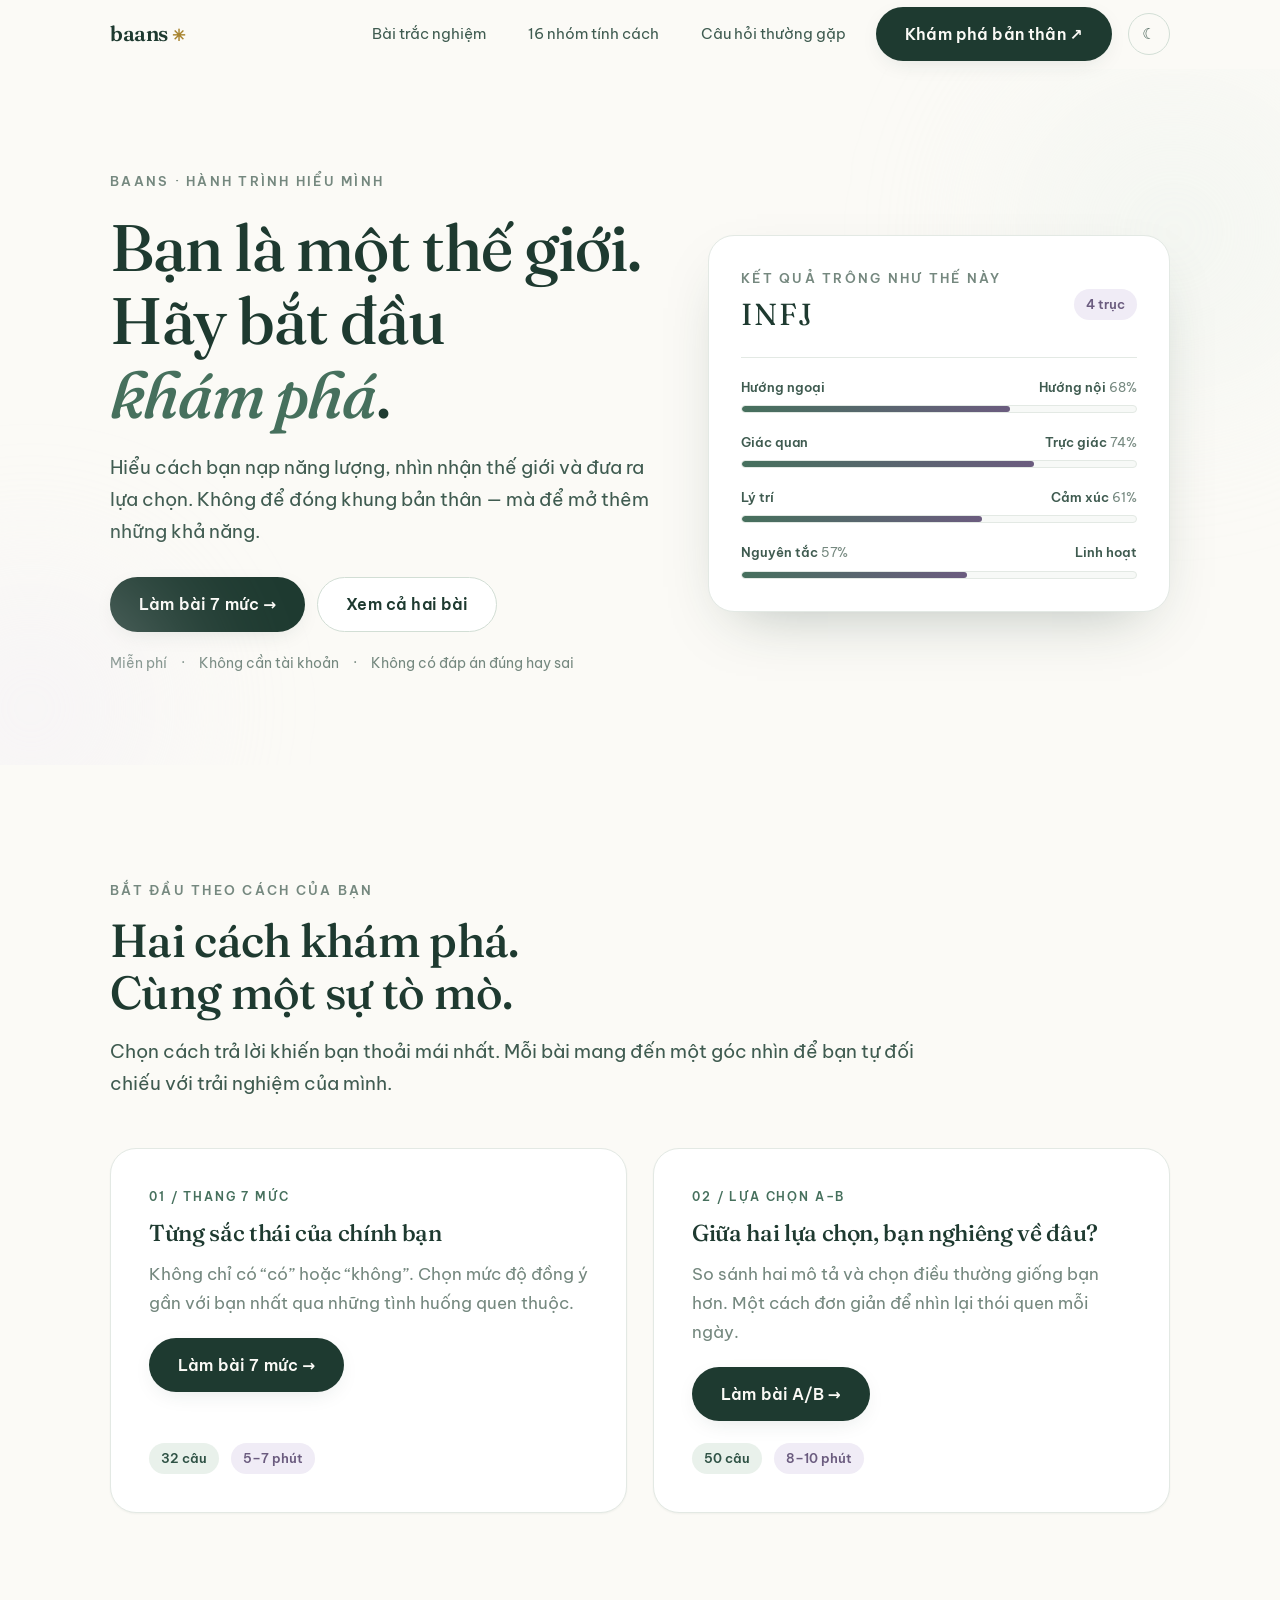
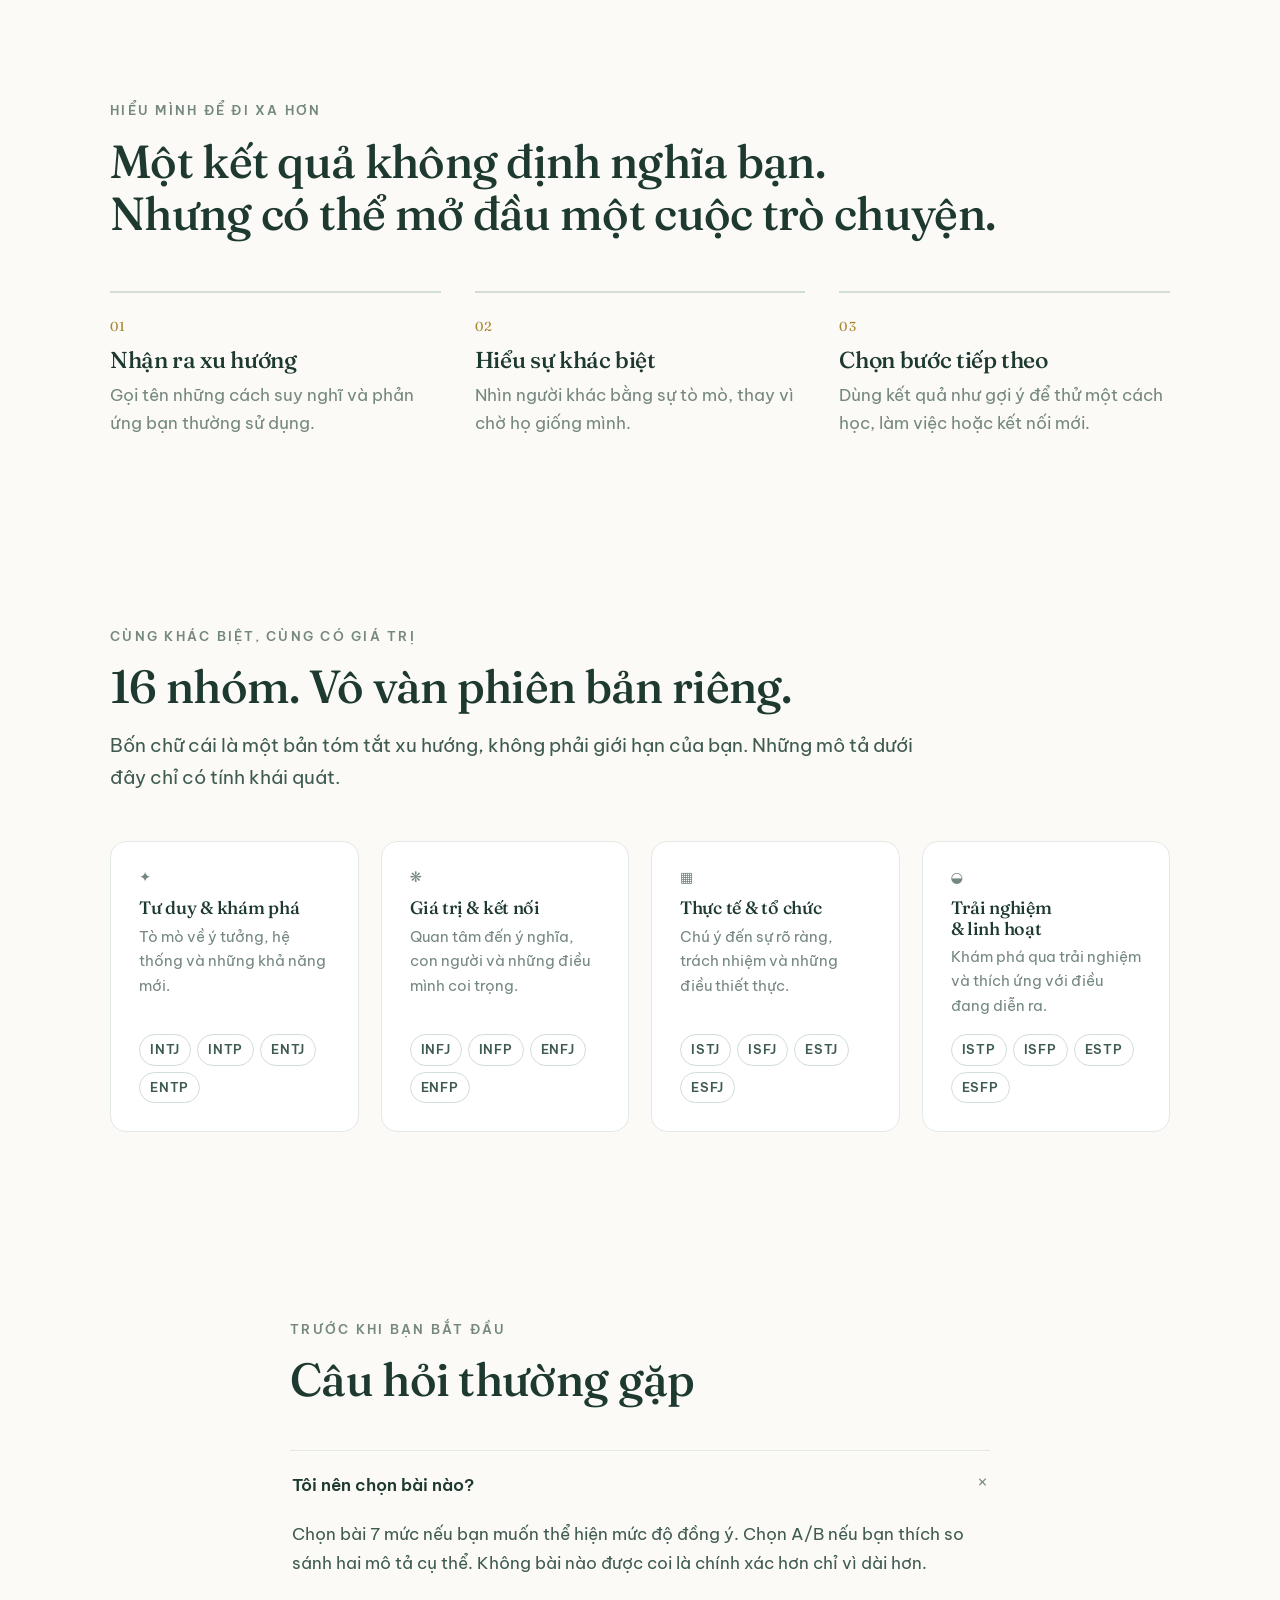
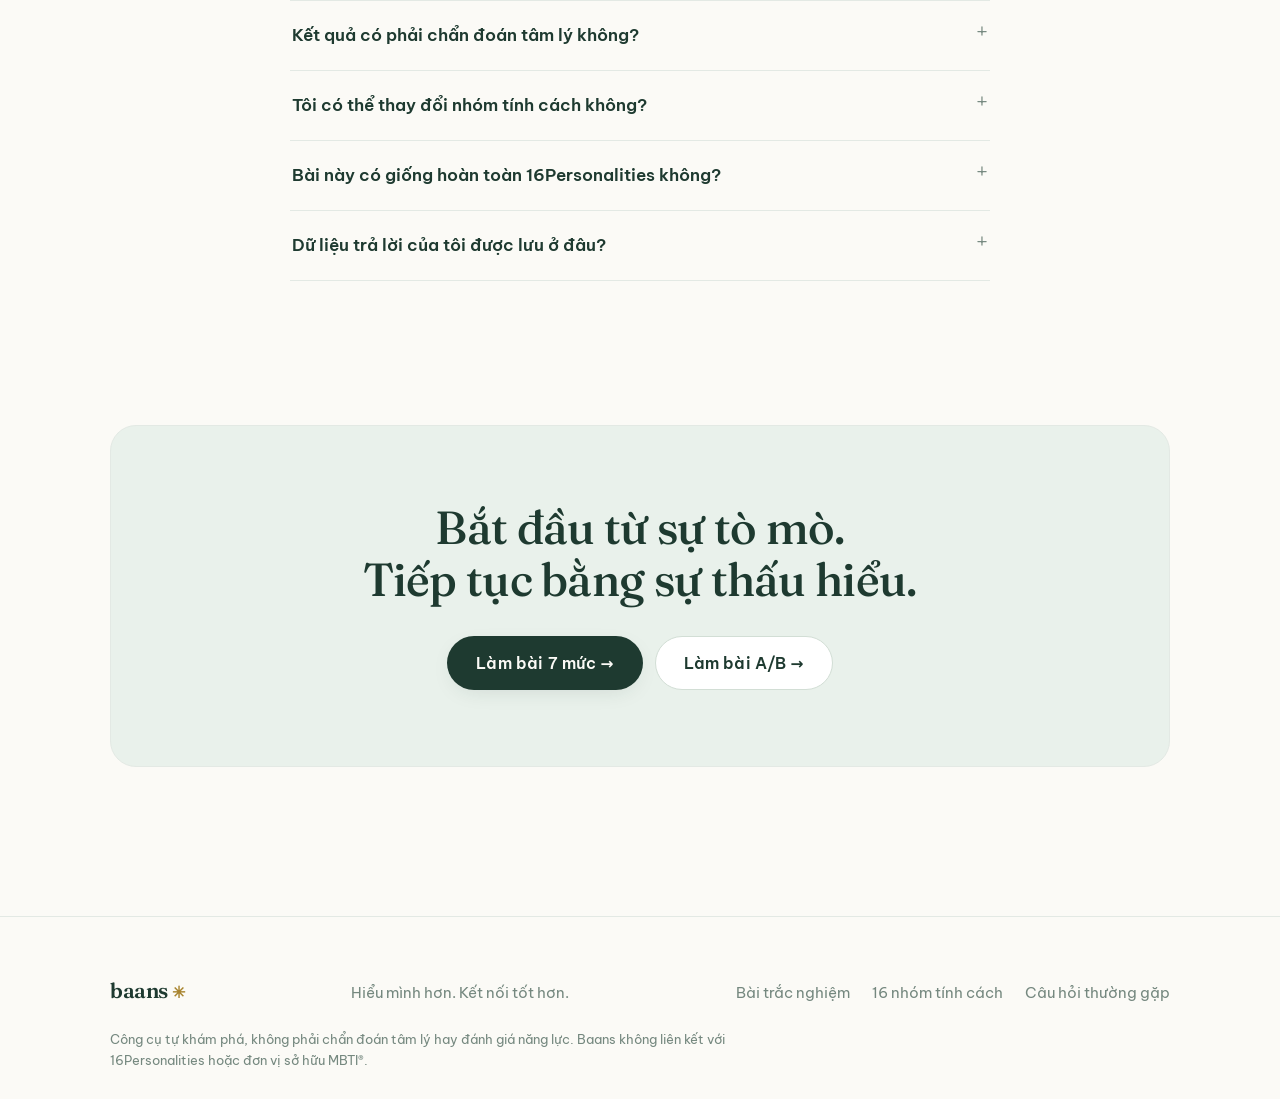
<file: index.html>
<!DOCTYPE html>
<html lang="vi">
<head>
<meta charset="utf-8">
<meta name="viewport" content="width=device-width, initial-scale=1, viewport-fit=cover">
<title>Baans — Bạn là một thế giới. Hãy bắt đầu khám phá.</title>
<meta name="description" content="Công cụ tự khám phá tính cách theo bốn trục. Hai bài trắc nghiệm miễn phí, không cần tài khoản, trả kết quả ngay sau khi làm xong.">
<meta name="theme-color" content="#fbfaf6" media="(prefers-color-scheme: light)">
<meta name="theme-color" content="#121a17" media="(prefers-color-scheme: dark)">

<meta property="og:type" content="website">
<meta property="og:title" content="Baans — Bạn là một thế giới. Hãy bắt đầu khám phá.">
<meta property="og:description" content="Hai cách khám phá tính cách. Miễn phí, không cần tài khoản, có kết quả ngay.">
<meta property="og:locale" content="vi_VN">

<link rel="icon" href="data:image/svg+xml,<svg xmlns='http://www.w3.org/2000/svg' viewBox='0 0 100 100'><text y='.9em' font-size='90'>✳</text></svg>">
<link rel="preconnect" href="https://fonts.googleapis.com">
<link rel="preconnect" href="https://fonts.gstatic.com" crossorigin>
<link href="https://fonts.googleapis.com/css2?family=Be+Vietnam+Pro:wght@400;500;600&family=Fraunces:ital,opsz,wght@0,9..144,400;0,9..144,500;0,9..144,600;1,9..144,400&display=swap" rel="stylesheet">
<link rel="stylesheet" href="assets/css/style.css">

<script>
  // Đặt giao diện trước khi vẽ để không bị nháy màu (FOUC)
  try {
    var t = localStorage.getItem('baans-theme');
    if (t === 'dark' || t === 'light') document.documentElement.dataset.theme = t;
  } catch (e) {}
</script>
</head>
<body>

<a class="sr-only" href="#main">Bỏ qua điều hướng, tới nội dung chính</a>

<header class="site-header" id="siteHeader">
  <div class="wrap">
    <nav class="nav" aria-label="Điều hướng chính">
      <a class="brand" href="index.html">baans<span>✳</span></a>

      <button class="nav__toggle" id="navToggle" aria-expanded="false" aria-controls="navMenu">
        <span class="nav__bars" aria-hidden="true"></span>
        <span class="sr-only">Mở menu</span>
      </button>

      <div class="nav__menu" id="navMenu">
        <a class="nav__link" href="#chon-bai-test">Bài trắc nghiệm</a>
        <a class="nav__link" href="#nhom-tinh-cach">16 nhóm tính cách</a>
        <a class="nav__link" href="#cau-hoi">Câu hỏi thường gặp</a>
        <a class="btn btn--primary" href="#chon-bai-test">Khám phá bản thân ↗</a>
      </div>

      <button class="theme-toggle" id="themeToggle" title="Đổi giao diện sáng/tối">
        <span aria-hidden="true" id="themeIcon">◐</span>
        <span class="sr-only">Đổi giao diện sáng/tối</span>
      </button>
    </nav>
  </div>
</header>

<main id="main">

  <!-- ===== Hero ===== -->
  <section class="hero">
    <div class="wrap">
      <div class="hero__grid">
        <div>
          <p class="eyebrow">Baans · Hành trình hiểu mình</p>
          <h1 class="h1 hero__title">Bạn là một thế giới.<br>Hãy bắt đầu <em>khám phá</em>.</h1>
          <p class="lead">
            Hiểu cách bạn nạp năng lượng, nhìn nhận thế giới và đưa ra lựa chọn.
            Không để đóng khung bản thân — mà để mở thêm những khả năng.
          </p>
          <div class="hero__actions">
            <a class="btn btn--primary" href="lam-bai.html?bai=7-muc">Làm bài 7 mức →</a>
            <a class="btn btn--ghost" href="#chon-bai-test">Xem cả hai bài</a>
          </div>
          <p class="hero__note">
            <span>Miễn phí</span><span aria-hidden="true">·</span>
            <span>Không cần tài khoản</span><span aria-hidden="true">·</span>
            <span>Không có đáp án đúng hay sai</span>
          </p>
        </div>

        <!-- Thẻ minh hoạ: 4 trục, tự chạy khi vào khung nhìn -->
        <div class="axis-card" id="heroCard" aria-hidden="true">
          <div class="axis-card__head">
            <div>
              <p class="eyebrow">Kết quả trông như thế này</p>
              <p class="axis-card__code">INFJ</p>
            </div>
            <span class="pill pill--plum">4 trục</span>
          </div>

          <div class="axis-row">
            <div class="axis-row__labels"><span><b>Hướng ngoại</b></span><span><b>Hướng nội</b> 68%</span></div>
            <div class="axis-track"><div class="axis-track__fill" data-w="68"></div></div>
          </div>
          <div class="axis-row">
            <div class="axis-row__labels"><span><b>Giác quan</b></span><span><b>Trực giác</b> 74%</span></div>
            <div class="axis-track"><div class="axis-track__fill" data-w="74"></div></div>
          </div>
          <div class="axis-row">
            <div class="axis-row__labels"><span><b>Lý trí</b></span><span><b>Cảm xúc</b> 61%</span></div>
            <div class="axis-track"><div class="axis-track__fill" data-w="61"></div></div>
          </div>
          <div class="axis-row">
            <div class="axis-row__labels"><span><b>Nguyên tắc</b> 57%</span><span><b>Linh hoạt</b></span></div>
            <div class="axis-track"><div class="axis-track__fill" data-w="57"></div></div>
          </div>
        </div>
      </div>
    </div>
  </section>

  <!-- ===== Chọn bài test ===== -->
  <section class="section" id="chon-bai-test">
    <div class="wrap">
      <p class="eyebrow">Bắt đầu theo cách của bạn</p>
      <h2 class="h2" style="margin-block:14px 16px">Hai cách khám phá.<br>Cùng một sự tò mò.</h2>
      <p class="lead">
        Chọn cách trả lời khiến bạn thoải mái nhất. Mỗi bài mang đến một góc nhìn
        để bạn tự đối chiếu với trải nghiệm của mình.
      </p>

      <div class="choice-grid">
        <article class="choice">
          <p class="choice__tag">01 / Thang 7 mức</p>
          <h3 class="h3">Từng sắc thái của chính bạn</h3>
          <p class="muted">
            Không chỉ có “có” hoặc “không”. Chọn mức độ đồng ý gần với bạn nhất
            qua những tình huống quen thuộc.
          </p>
          <a class="btn btn--primary" href="lam-bai.html?bai=7-muc">Làm bài 7 mức →</a>
          <p class="choice__meta">
            <span class="pill">32 câu</span>
            <span class="pill pill--plum">5–7 phút</span>
          </p>
        </article>

        <article class="choice">
          <p class="choice__tag">02 / Lựa chọn A–B</p>
          <h3 class="h3">Giữa hai lựa chọn, bạn nghiêng về đâu?</h3>
          <p class="muted">
            So sánh hai mô tả và chọn điều thường giống bạn hơn.
            Một cách đơn giản để nhìn lại thói quen mỗi ngày.
          </p>
          <a class="btn btn--primary" href="lam-bai.html?bai=ab">Làm bài A/B →</a>
          <p class="choice__meta">
            <span class="pill">50 câu</span>
            <span class="pill pill--plum">8–10 phút</span>
          </p>
        </article>
      </div>
    </div>
  </section>

  <!-- ===== Vì sao ===== -->
  <section class="section section--tight">
    <div class="wrap">
      <p class="eyebrow">Hiểu mình để đi xa hơn</p>
      <h2 class="h2" style="margin-block:14px 0">
        Một kết quả không định nghĩa bạn.<br>Nhưng có thể mở đầu một cuộc trò chuyện.
      </h2>

      <div class="steps">
        <div class="step">
          <h3 class="h3">Nhận ra xu hướng</h3>
          <p class="muted">Gọi tên những cách suy nghĩ và phản ứng bạn thường sử dụng.</p>
        </div>
        <div class="step">
          <h3 class="h3">Hiểu sự khác biệt</h3>
          <p class="muted">Nhìn người khác bằng sự tò mò, thay vì chờ họ giống mình.</p>
        </div>
        <div class="step">
          <h3 class="h3">Chọn bước tiếp theo</h3>
          <p class="muted">Dùng kết quả như gợi ý để thử một cách học, làm việc hoặc kết nối mới.</p>
        </div>
      </div>
    </div>
  </section>

  <!-- ===== 16 nhóm ===== -->
  <section class="section" id="nhom-tinh-cach">
    <div class="wrap">
      <p class="eyebrow">Cùng khác biệt, cùng có giá trị</p>
      <h2 class="h2" style="margin-block:14px 16px">16 nhóm. Vô vàn phiên bản riêng.</h2>
      <p class="lead">
        Bốn chữ cái là một bản tóm tắt xu hướng, không phải giới hạn của bạn.
        Những mô tả dưới đây chỉ có tính khái quát.
      </p>
      <div class="group-grid" id="groupGrid"><!-- dựng bằng JS từ types.js --></div>
    </div>
  </section>

  <!-- ===== FAQ ===== -->
  <section class="section section--tight" id="cau-hoi">
    <div class="wrap wrap--narrow">
      <p class="eyebrow">Trước khi bạn bắt đầu</p>
      <h2 class="h2" style="margin-block:14px 0">Câu hỏi thường gặp</h2>

      <div class="faq">
        <details open>
          <summary>Tôi nên chọn bài nào?</summary>
          <div>Chọn bài 7 mức nếu bạn muốn thể hiện mức độ đồng ý. Chọn A/B nếu bạn thích
            so sánh hai mô tả cụ thể. Không bài nào được coi là chính xác hơn chỉ vì dài hơn.</div>
        </details>
        <details>
          <summary>Kết quả có phải chẩn đoán tâm lý không?</summary>
          <div>Không. Đây là công cụ tự khám phá theo bốn trục tính cách, chưa được kiểm định
            đo lường. Không dùng để chẩn đoán, tuyển dụng hay kết luận về năng lực.</div>
        </details>
        <details>
          <summary>Tôi có thể thay đổi nhóm tính cách không?</summary>
          <div>Câu trả lời có thể thay đổi theo hoàn cảnh và trải nghiệm. Hãy nhìn vào các xu hướng
            và mức độ cân bằng, thay vì xem nhãn bốn chữ là cố định.</div>
        </details>
        <details>
          <summary>Bài này có giống hoàn toàn 16Personalities không?</summary>
          <div>Không. Baans dùng nội dung và cách tính riêng theo bốn trục. 16Personalities sử dụng
            mô hình riêng có thêm trục thứ năm; hai hệ thống không tương đương.</div>
        </details>
        <details>
          <summary>Dữ liệu trả lời của tôi được lưu ở đâu?</summary>
          <div>Toàn bộ câu trả lời chỉ nằm trong trình duyệt của bạn để giữ tiến độ khi lỡ thoát ra.
            Không có tài khoản, không gửi dữ liệu đi đâu. Xoá lịch sử trình duyệt là mất sạch.</div>
        </details>
      </div>
    </div>
  </section>

  <!-- ===== CTA ===== -->
  <section class="section section--tight">
    <div class="wrap">
      <div class="cta">
        <h2 class="h2">Bắt đầu từ sự tò mò.<br>Tiếp tục bằng sự thấu hiểu.</h2>
        <div class="hero__actions" style="justify-content:center">
          <a class="btn btn--primary" href="lam-bai.html?bai=7-muc">Làm bài 7 mức →</a>
          <a class="btn btn--ghost" href="lam-bai.html?bai=ab">Làm bài A/B →</a>
        </div>
      </div>
    </div>
  </section>

</main>

<footer class="site-footer">
  <div class="wrap">
    <div class="site-footer__top">
      <a class="brand" href="index.html">baans<span>✳</span></a>
      <p class="muted" style="font-size:14.5px">Hiểu mình hơn. Kết nối tốt hơn.</p>
      <nav class="site-footer__links" aria-label="Liên kết chân trang">
        <a href="#chon-bai-test">Bài trắc nghiệm</a>
        <a href="#nhom-tinh-cach">16 nhóm tính cách</a>
        <a href="#cau-hoi">Câu hỏi thường gặp</a>
      </nav>
    </div>
    <small>
      Công cụ tự khám phá, không phải chẩn đoán tâm lý hay đánh giá năng lực.
      Baans không liên kết với 16Personalities hoặc đơn vị sở hữu MBTI®.
    </small>
  </div>
</footer>

<script type="module" src="assets/js/site.js"></script>
</body>
</html>
</file>
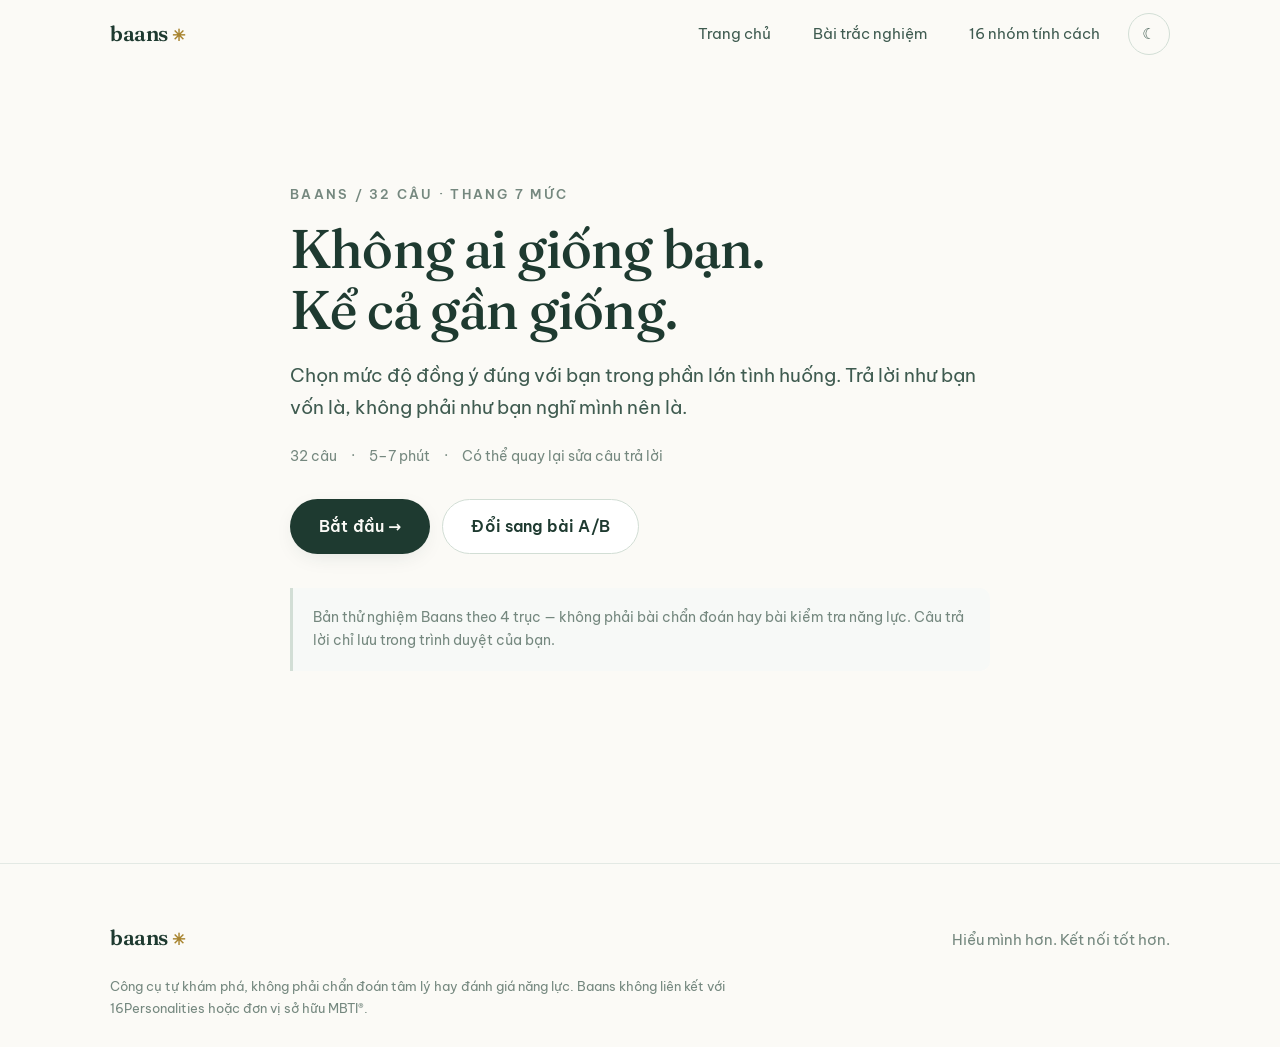
<file: lam-bai.html>
<!DOCTYPE html>
<html lang="vi">
<head>
<meta charset="utf-8">
<meta name="viewport" content="width=device-width, initial-scale=1, viewport-fit=cover">
<title>Làm bài — Baans</title>
<meta name="description" content="Làm bài trắc nghiệm tính cách Baans và nhận kết quả ngay sau câu cuối cùng.">
<meta name="theme-color" content="#fbfaf6" media="(prefers-color-scheme: light)">
<meta name="theme-color" content="#121a17" media="(prefers-color-scheme: dark)">
<meta name="robots" content="noindex">

<link rel="icon" href="data:image/svg+xml,<svg xmlns='http://www.w3.org/2000/svg' viewBox='0 0 100 100'><text y='.9em' font-size='90'>✳</text></svg>">
<link rel="preconnect" href="https://fonts.googleapis.com">
<link rel="preconnect" href="https://fonts.gstatic.com" crossorigin>
<link href="https://fonts.googleapis.com/css2?family=Be+Vietnam+Pro:wght@400;500;600&family=Fraunces:ital,opsz,wght@0,9..144,400;0,9..144,500;0,9..144,600;1,9..144,400&display=swap" rel="stylesheet">
<link rel="stylesheet" href="assets/css/style.css">

<script>
  // Đặt giao diện trước khi vẽ để không bị nháy màu (FOUC)
  try {
    var t = localStorage.getItem('baans-theme');
    if (t === 'dark' || t === 'light') document.documentElement.dataset.theme = t;
  } catch (e) {}
</script>
</head>
<body>

<a class="sr-only" href="#main">Bỏ qua điều hướng, tới nội dung chính</a>

<header class="site-header" id="siteHeader">
  <div class="wrap">
    <nav class="nav" aria-label="Điều hướng chính">
      <a class="brand" href="index.html">baans<span>✳</span></a>

      <button class="nav__toggle" id="navToggle" aria-expanded="false" aria-controls="navMenu">
        <span class="nav__bars" aria-hidden="true"></span>
        <span class="sr-only">Mở menu</span>
      </button>

      <div class="nav__menu" id="navMenu">
        <a class="nav__link" href="index.html">Trang chủ</a>
        <a class="nav__link" href="index.html#chon-bai-test">Bài trắc nghiệm</a>
        <a class="nav__link" href="index.html#nhom-tinh-cach">16 nhóm tính cách</a>
      </div>

      <button class="theme-toggle" id="themeToggle" title="Đổi giao diện sáng/tối">
        <span aria-hidden="true" id="themeIcon">◐</span>
        <span class="sr-only">Đổi giao diện sáng/tối</span>
      </button>
    </nav>
  </div>
</header>

<main id="main">

  <!-- ============ Màn 1: giới thiệu ============ -->
  <section class="section" id="introScreen">
    <div class="wrap wrap--narrow">
      <p class="eyebrow" id="introEyebrow">Baans</p>
      <h1 class="h1" style="font-size:clamp(1.9rem,5.4vw,3.4rem);margin-block:14px 18px" id="introTitle">
        Không ai giống bạn.<br>Kể cả gần giống.
      </h1>
      <p class="lead" id="introLead">
        Chọn mức độ đồng ý đúng với bạn trong phần lớn tình huống.
        Trả lời như bạn vốn là, không phải như bạn nghĩ mình nên là.
      </p>

      <p class="hero__note" style="margin-top:22px">
        <span id="introCount">32 câu</span><span aria-hidden="true">·</span>
        <span id="introTime">5–7 phút</span><span aria-hidden="true">·</span>
        <span>Có thể quay lại sửa câu trả lời</span>
      </p>

      <div class="hero__actions">
        <button class="btn btn--primary" id="btnStart" type="button">Bắt đầu →</button>
        <button class="btn btn--ghost" id="btnResume" type="button" hidden>Tiếp tục bài đang dở</button>
        <a class="btn btn--ghost" id="btnOther" href="lam-bai.html?bai=ab">Đổi sang bài A/B</a>
      </div>

      <p class="notice" style="margin-top:34px">
        Bản thử nghiệm Baans theo 4 trục — không phải bài chẩn đoán hay bài kiểm tra năng lực.
        Câu trả lời chỉ lưu trong trình duyệt của bạn.
      </p>
    </div>
  </section>

  <!-- ============ Màn 2: làm bài ============ -->
  <div id="quizScreen" hidden>

    <div class="quiz-progress">
      <div class="wrap wrap--narrow">
        <div class="quiz-progress__row">
          <span>Câu <strong id="pgNow">1</strong> / <span id="pgTotal">32</span></span>
          <span class="spacer"></span>
          <span id="pgPercent">0%</span>
        </div>
        <div class="progress-track">
          <div class="progress-track__fill" id="pgFill"></div>
        </div>
      </div>
    </div>

    <section class="quiz-stage">
      <div class="wrap wrap--narrow">
        <div class="qcard" id="qcard" role="group" aria-labelledby="qtext" aria-live="polite">
          <p class="qcard__index" id="qindex">Câu 1</p>
          <p class="qcard__stem" id="qstem" hidden></p>
          <h2 class="qcard__text" id="qtext">—</h2>

          <!-- Thang 7 mức -->
          <div class="scale" id="scaleBox" hidden>
            <div class="scale__ends">
              <span>Không đồng ý</span>
              <span>Đồng ý</span>
            </div>
            <div class="scale__dots" id="scaleDots" role="radiogroup" aria-label="Mức độ đồng ý"></div>
            <p class="scale__hint" id="scaleHint">Chọn một mức · hoặc bấm phím 1–7</p>
          </div>

          <!-- Lựa chọn A/B -->
          <div class="ab" id="abBox" hidden>
            <button class="ab__opt" type="button" data-pick="a">
              <span class="ab__key" aria-hidden="true">A</span>
              <span data-slot="a">—</span>
            </button>
            <button class="ab__opt" type="button" data-pick="b">
              <span class="ab__key" aria-hidden="true">B</span>
              <span data-slot="b">—</span>
            </button>
          </div>
        </div>
      </div>
    </section>

    <div class="quiz-nav">
      <div class="wrap wrap--narrow">
        <div class="quiz-nav__row">
          <button class="btn btn--ghost" id="btnPrev" type="button">← Câu trước</button>
          <span class="spacer"></span>
          <button class="btn btn--plain" id="btnQuit" type="button">Thoát</button>
          <button class="btn btn--primary" id="btnNext" type="button" disabled>Câu sau →</button>
        </div>
      </div>
    </div>
  </div>

  <!-- ============ Màn 3: kết quả ============ -->
  <div id="resultScreen" hidden>
    <section class="result">
      <div class="wrap wrap--narrow">

        <div class="result__hero">
          <p class="eyebrow" id="rsGroup">—</p>
          <p class="result__code" id="rsCode">—</p>
          <h1 class="result__name" id="rsName">—</h1>
          <p class="result__tagline" id="rsTagline">—</p>

          <div class="result__actions">
            <button class="btn btn--primary" id="btnCopy" type="button">Sao chép link kết quả</button>
            <button class="btn btn--ghost" id="btnRetry" type="button">Làm lại bài này</button>
            <a class="btn btn--ghost" id="btnTryOther" href="lam-bai.html?bai=ab">Thử bài còn lại</a>
          </div>
        </div>

        <div class="panel">
          <h2>Bốn trục của bạn</h2>
          <p class="panel__sub">
            Phần trăm cho biết bạn nghiêng về bên nào nhiều hơn. Càng gần 50% thì hai bên càng cân bằng.
          </p>
          <div id="rsAxes"></div>
        </div>

        <div class="panel">
          <h2 id="rsIntroHead">Bạn thường là người thế nào</h2>
          <p class="panel__sub" id="rsIntro">—</p>

          <div class="facts">
            <div>
              <h3>Điểm mạnh thường thấy</h3>
              <ul id="rsStrengths"></ul>
            </div>
            <div>
              <h3>Điều đáng để ý</h3>
              <ul class="facts--watch" id="rsWatch"></ul>
            </div>
            <div>
              <h3>Điều có thể thử</h3>
              <ul class="facts--tips" id="rsTips"></ul>
            </div>
          </div>
        </div>

        <div class="panel" id="rsReviewPanel">
          <details>
            <summary style="cursor:pointer;font-weight:600">Xem lại câu trả lời của bạn</summary>
            <ul class="review" id="rsReview"></ul>
          </details>
        </div>

        <p class="notice">
          Kết quả này là công cụ tự khám phá, không phải chẩn đoán tâm lý hay đánh giá năng lực.
          Câu trả lời có thể thay đổi theo hoàn cảnh — hãy nhìn vào xu hướng, đừng xem bốn chữ cái là cố định.
        </p>

        <div class="hero__actions" style="justify-content:center;margin-top:30px">
          <a class="btn btn--ghost" href="index.html">← Về trang chủ</a>
        </div>

      </div>
    </section>
  </div>

</main>

<footer class="site-footer">
  <div class="wrap">
    <div class="site-footer__top">
      <a class="brand" href="index.html">baans<span>✳</span></a>
      <p class="muted" style="font-size:14.5px">Hiểu mình hơn. Kết nối tốt hơn.</p>
    </div>
    <small>
      Công cụ tự khám phá, không phải chẩn đoán tâm lý hay đánh giá năng lực.
      Baans không liên kết với 16Personalities hoặc đơn vị sở hữu MBTI®.
    </small>
  </div>
</footer>

<script type="module" src="assets/js/quiz.js"></script>
</body>
</html>
</file>
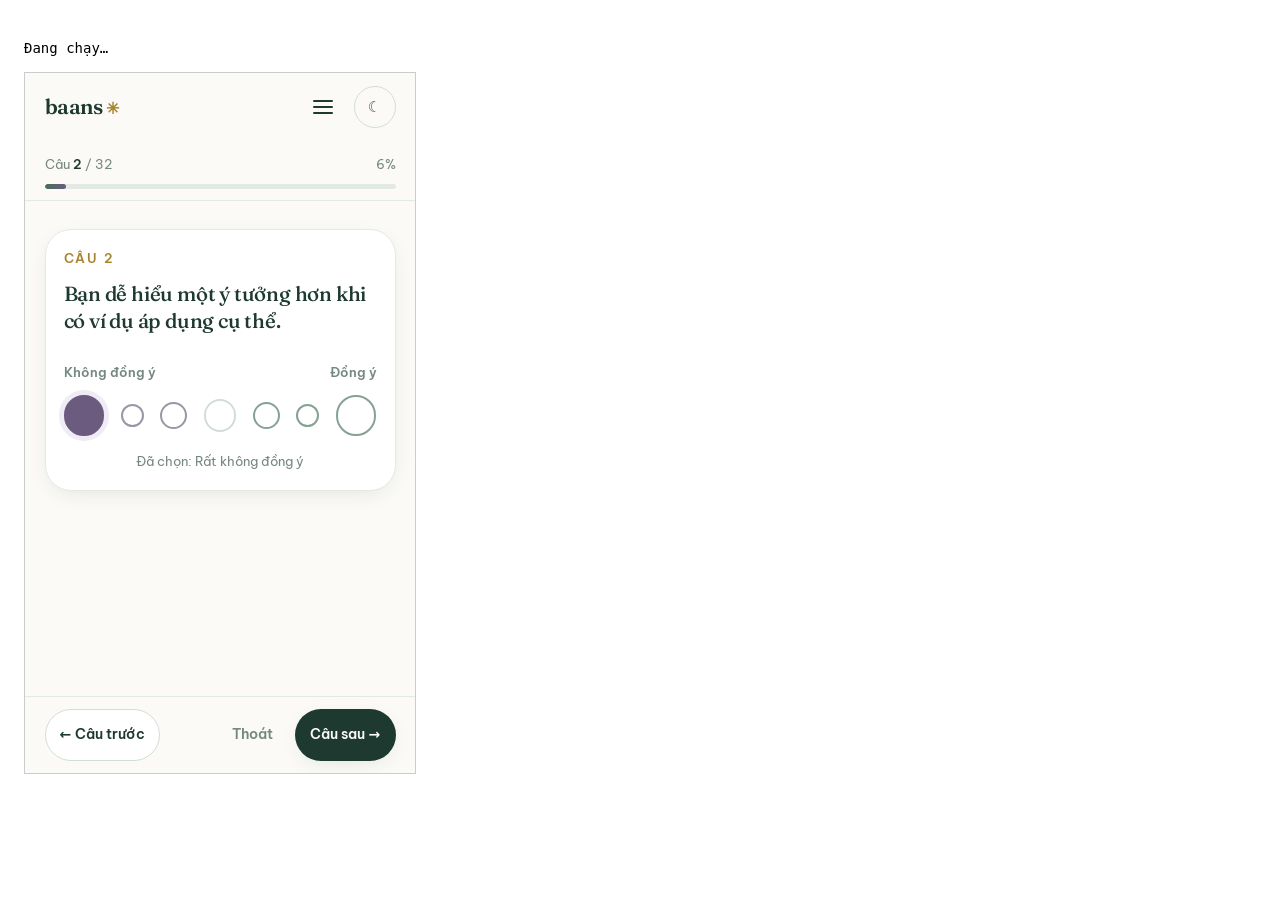
<file: kiem-thu/kiem-thu-chuc-nang.html>
<!DOCTYPE html>
<html lang="vi">
<head><meta charset="utf-8"><title>Kiem thu chấm điểm</title>
<style>body{font:14px monospace;padding:16px;white-space:pre-wrap}.ok{color:#0a7a2f}.bad{color:#c00;font-weight:700}</style>
</head>
<body>
<div id="log">Đang chạy…</div>
<iframe id="fr" style="width:390px;height:700px;border:1px solid #ccc" src="about:blank"></iframe>
<script>
const log = [];
const say = (ok, msg) => log.push((ok ? '[OK]  ' : '[FAIL] ') + msg);
const sleep = ms => new Promise(r => setTimeout(r, ms));
const fr = document.getElementById('fr');

function load(url) {
  return new Promise(res => { fr.onload = () => res(fr.contentWindow); fr.src = url; });
}

// Trả lời cả bài sao cho ra đúng nhóm mục tiêu, rồi đọc mã kết quả
async function run(bai, target) {
  const w = await load('../lam-bai.html?bai=' + bai);
  const d = w.document;
  await sleep(400);

  d.getElementById('btnStart').click();
  await sleep(120);

  // Lấy ngân hàng câu hỏi thật từ module để biết trục của từng câu
  // import() phan giai theo trang goi, nen dung URL tuyet doi lay tu chinh iframe
  const base = w.location.href.split(/[?#]/)[0].replace(/[^/]*$/, '');
  const mod = await w.eval(`import(${JSON.stringify(base + 'assets/js/questions.js')})`);
  const qs = bai === 'ab' ? mod.QUESTIONS_AB : mod.QUESTIONS_7;

  for (let i = 0; i < qs.length; i++) {
    const q = qs[i];
    if (bai === 'ab') {
      // A ứng với cực đầu của trục; chọn A nếu cực đầu nằm trong nhóm mục tiêu
      const pick = target.includes(q.ax[0]) ? 'a' : 'b';
      d.querySelector(`.ab__opt[data-pick="${pick}"]`).click();
    } else {
      // Rất đồng ý (7) nếu câu nghiêng về cực có trong nhóm mục tiêu, ngược lại Rất không đồng ý (1)
      const v = target.includes(q.p) ? 7 : 1;
      d.querySelector(`.dot[data-value="${v}"]`).click();
    }
    await sleep(340);   // phải chờ lâu hơn 280ms auto-advance của bài
  }
  await sleep(600);

  const code = d.getElementById('rsCode').textContent.trim();
  const shown = !d.getElementById('resultScreen').hidden;
  const axes = [...d.querySelectorAll('.abar__top')].map(e => e.textContent.replace(/\s+/g, ' ').trim());
  say(shown, `${bai}: màn kết quả hiện ra`);
  say(code === target, `${bai}: mục tiêu ${target} → nhận được ${code}`);
  say(!!d.getElementById('rsName').textContent.trim() && d.getElementById('rsName').textContent !== '—',
      `${bai}: có tên nhóm "${d.getElementById('rsName').textContent}"`);
  say(d.querySelectorAll('.abar').length === 4, `${bai}: vẽ đủ 4 thanh trục`);
  say(d.querySelectorAll('#rsStrengths li').length > 0, `${bai}: có danh sách điểm mạnh`);
  say(location.hash !== null && w.location.hash.startsWith('#kq='), `${bai}: hash chia sẻ = ${w.location.hash}`);
  log.push('        trục: ' + axes.join(' | '));
  return w.location.hash;
}

// Mở lại một kết quả đã chia sẻ, không cần làm bài
async function runShared(hash) {
  const w = await load('../lam-bai.html?bai=7-muc' + hash);
  await sleep(500);
  const d = w.document;
  say(!d.getElementById('resultScreen').hidden, 'link chia sẻ: vào thẳng màn kết quả');
  say(d.getElementById('rsCode').textContent.trim().length === 4,
      'link chia sẻ: mã = ' + d.getElementById('rsCode').textContent.trim());
  say(d.getElementById('rsReviewPanel').hidden, 'link chia sẻ: ẩn bảng xem lại câu trả lời');
}

// Bỏ dở giữa chừng rồi quay lại thì còn tiến độ
async function runResume() {
  let w = await load('../lam-bai.html?bai=7-muc');
  await sleep(400);
  let d = w.document;
  d.getElementById('btnStart').click();
  await sleep(100);
  for (let i = 0; i < 5; i++) { d.querySelector('.dot[data-value="6"]').click(); await sleep(340); }
  w = await load('../lam-bai.html?bai=7-muc');
  await sleep(400);
  d = w.document;
  const btn = d.getElementById('btnResume');
  say(!btn.hidden, 'tiếp tục: nút hiện ra sau khi bỏ dở — "' + btn.textContent.trim() + '"');
  btn.click();
  await sleep(150);
  say(d.getElementById('pgNow').textContent === '6', 'tiếp tục: quay lại đúng câu 6, đang ở câu ' + d.getElementById('pgNow').textContent);
}

(async () => {
  try {
    const h = await run('7-muc', 'INFJ');
    await run('7-muc', 'ESTP');
    await run('ab', 'INFJ');
    await run('ab', 'ESTP');
    await runShared(h);
    await runResume();
  } catch (e) {
    say(false, 'LỖI CHẠY: ' + (e && e.stack || e));
  }
  const bad = log.filter(l => l.startsWith('[FAIL]')).length;
  document.getElementById('log').innerHTML =
    log.map(l => `<div class="${l.startsWith('[FAIL]') ? 'bad' : 'ok'}">${l.replace(/</g,'&lt;')}</div>`).join('')
    + `<hr><b>KET_QUA: ${bad === 0 ? 'TAT_CA_DAT' : bad + '_MUC_HONG'}</b>`;
})();
</script>
</body>
</html>
</file>
<file: assets/css/style.css>
/* ==========================================================================
   Baans — hệ thống giao diện
   Mobile-first. Mọi kích thước chữ/khoảng cách dùng clamp() để co giãn mượt
   từ điện thoại 320px lên màn hình lớn mà không cần quá nhiều breakpoint.
   ========================================================================== */

/* --- 1. Token màu & typography ------------------------------------------ */
:root {
  --paper:      #fbfaf6;
  --paper-2:    #f4f2ea;
  --surface:    #ffffff;
  --surface-2:  #f7f9f7;
  --ink:        #1e3a30;
  --ink-2:      #3f5b50;
  --muted:      #75887f;
  --line:       #e3e9e4;
  --line-2:     #d2ded5;
  --green:      #46705d;
  --green-deep: #2f5245;
  --green-soft: #e9f1eb;
  --plum:       #6b5c7f;
  --plum-soft:  #f0ecf6;
  --gold:       #a8842f;

  --radius-sm: 10px;
  --radius:    16px;
  --radius-lg: 26px;
  --radius-pill: 999px;

  --shadow-sm: 0 1px 2px rgba(30, 58, 48, .05);
  --shadow:    0 6px 24px -10px rgba(30, 58, 48, .18);
  --shadow-lg: 0 24px 60px -28px rgba(30, 58, 48, .34);

  /* Chiều rộng nội dung + lề an toàn (tính cả tai thỏ trên iPhone) */
  --wrap: 1140px;
  --gutter: clamp(16px, 5vw, 40px);

  --font-body: 'Be Vietnam Pro', system-ui, -apple-system, 'Segoe UI', Roboto, sans-serif;
  --font-display: 'Fraunces', 'Be Vietnam Pro', Georgia, 'Times New Roman', serif;

  --t-fast: 140ms cubic-bezier(.4, 0, .2, 1);
  --t: 260ms cubic-bezier(.4, 0, .2, 1);
}

/* Dark mode: bật theo hệ điều hành, nhưng [data-theme] do người dùng chọn thắng */
@media (prefers-color-scheme: dark) {
  :root:not([data-theme='light']) {
    --paper:      #121a17;
    --paper-2:    #172220;
    --surface:    #18221f;
    --surface-2:  #1e2a26;
    --ink:        #eaf1ec;
    --ink-2:      #c2d2c9;
    --muted:      #90a69b;
    --line:       #263531;
    --line-2:     #32443e;
    --green:      #8fc0a6;
    --green-deep: #b4d8c3;
    --green-soft: #1d2d27;
    --plum:       #b7a5cd;
    --plum-soft:  #262233;
    --gold:       #d9b467;
    --shadow-sm: 0 1px 2px rgba(0, 0, 0, .3);
    --shadow:    0 6px 24px -10px rgba(0, 0, 0, .55);
    --shadow-lg: 0 24px 60px -28px rgba(0, 0, 0, .7);
  }
}
:root[data-theme='dark'] {
  --paper:      #121a17;
  --paper-2:    #172220;
  --surface:    #18221f;
  --surface-2:  #1e2a26;
  --ink:        #eaf1ec;
  --ink-2:      #c2d2c9;
  --muted:      #90a69b;
  --line:       #263531;
  --line-2:     #32443e;
  --green:      #8fc0a6;
  --green-deep: #b4d8c3;
  --green-soft: #1d2d27;
  --plum:       #b7a5cd;
  --plum-soft:  #262233;
  --gold:       #d9b467;
  --shadow-sm: 0 1px 2px rgba(0, 0, 0, .3);
  --shadow:    0 6px 24px -10px rgba(0, 0, 0, .55);
  --shadow-lg: 0 24px 60px -28px rgba(0, 0, 0, .7);
}

/* --- 2. Reset ------------------------------------------------------------ */
*, *::before, *::after { box-sizing: border-box; }
* { margin: 0; }

html {
  -webkit-text-size-adjust: 100%;   /* iOS không tự phóng chữ khi xoay ngang */
  scroll-behavior: smooth;
  scroll-padding-top: 88px;          /* chừa chỗ cho header dính khi nhảy anchor */
}

body {
  font-family: var(--font-body);
  font-size: clamp(15.5px, .55vw + 14px, 17px);
  line-height: 1.7;
  color: var(--ink);
  background: var(--paper);
  -webkit-font-smoothing: antialiased;
  text-rendering: optimizeLegibility;
  overflow-x: hidden;                /* chặn tràn ngang trên điện thoại */
  min-height: 100vh;
}

img, svg { display: block; max-width: 100%; height: auto; }
button, input, select, textarea { font: inherit; color: inherit; }
button { background: none; border: 0; cursor: pointer; }
a { color: inherit; text-decoration: none; }
ul, ol { list-style: none; padding: 0; }

h1, h2, h3, h4 {
  font-family: var(--font-display);
  font-weight: 500;
  line-height: 1.12;
  letter-spacing: -.015em;
  text-wrap: balance;
  font-variation-settings: 'SOFT' 0, 'WONK' 0;
}

:focus-visible {
  outline: 3px solid var(--plum);
  outline-offset: 3px;
  border-radius: 4px;
}

@media (prefers-reduced-motion: reduce) {
  html { scroll-behavior: auto; }
  *, *::before, *::after {
    animation-duration: .01ms !important;
    transition-duration: .01ms !important;
  }
}

/* --- 3. Tiện ích dùng lại ------------------------------------------------ */
.wrap {
  width: 100%;
  max-width: var(--wrap);
  margin-inline: auto;
  padding-inline: var(--gutter);
}
.wrap--narrow { max-width: 780px; }

.section { padding-block: clamp(56px, 9vw, 120px); }
.section--tight { padding-block: clamp(40px, 6vw, 72px); }

.eyebrow {
  font-size: clamp(11px, .3vw + 10px, 12.5px);
  font-weight: 600;
  letter-spacing: .18em;
  text-transform: uppercase;
  color: var(--muted);
}

.h1 { font-size: clamp(2.1rem, 6.2vw, 4.1rem); }
.h2 { font-size: clamp(1.7rem, 4.4vw, 2.9rem); }
.h3 { font-size: clamp(1.15rem, 1.8vw, 1.45rem); }

.lead {
  font-size: clamp(1rem, .5vw + .92rem, 1.18rem);
  color: var(--ink-2);
  max-width: 62ch;
  text-wrap: pretty;
}
.muted { color: var(--muted); }
.center { text-align: center; }
.center .lead { margin-inline: auto; }

.mark { color: var(--gold); font-style: normal; }

.sr-only {
  position: absolute; width: 1px; height: 1px;
  padding: 0; margin: -1px; overflow: hidden;
  clip: rect(0 0 0 0); white-space: nowrap; border: 0;
}

/* Nút bấm — cao tối thiểu 48px để chạm dễ trên điện thoại */
.btn {
  display: inline-flex;
  align-items: center;
  justify-content: center;
  gap: .5em;
  min-height: 50px;
  padding: 13px clamp(20px, 3vw, 28px);
  border-radius: var(--radius-pill);
  font-size: clamp(14.5px, .3vw + 14px, 15.5px);
  font-weight: 600;
  letter-spacing: .01em;
  border: 1px solid transparent;
  transition: transform var(--t-fast), background var(--t-fast),
              border-color var(--t-fast), box-shadow var(--t-fast), color var(--t-fast);
  text-align: center;
}
.btn:active { transform: translateY(1px); }
.btn--primary {
  background: var(--ink);
  color: var(--paper);
  box-shadow: var(--shadow);
}
.btn--primary:hover { background: var(--green-deep); }
.btn--ghost {
  background: var(--surface);
  color: var(--ink);
  border-color: var(--line-2);
}
.btn--ghost:hover { border-color: var(--ink-2); background: var(--surface-2); }
.btn--plain { min-height: 44px; padding: 10px 16px; color: var(--muted); }
.btn--plain:hover { color: var(--ink); }
.btn--block { width: 100%; }
.btn[disabled] { opacity: .42; cursor: not-allowed; transform: none; }

/* --- 4. Header + điều hướng ---------------------------------------------- */
.site-header {
  position: sticky;
  top: 0;
  z-index: 60;
  background: color-mix(in srgb, var(--paper) 88%, transparent);
  backdrop-filter: saturate(180%) blur(14px);
  -webkit-backdrop-filter: saturate(180%) blur(14px);
  border-bottom: 1px solid transparent;
  transition: border-color var(--t), background var(--t);
}
.site-header.is-stuck { border-bottom-color: var(--line); }

.nav {
  display: flex;
  align-items: center;
  gap: 16px;
  min-height: 68px;
}

.brand {
  font-family: var(--font-display);
  font-size: 1.32rem;
  font-weight: 600;
  letter-spacing: -.02em;
  display: inline-flex;
  align-items: baseline;
  gap: .18em;
  margin-right: auto;
}
.brand span { color: var(--gold); font-size: .78em; }

.nav__toggle {
  display: inline-flex;
  align-items: center;
  justify-content: center;
  width: 46px; height: 46px;
  margin-right: -8px;
  border-radius: var(--radius-sm);
  color: var(--ink);
}
.nav__toggle:hover { background: var(--surface-2); }
.nav__bars {
  position: relative;
  display: block;
  width: 20px; height: 1.6px;
  background: currentColor;
  border-radius: 2px;
  transition: background var(--t-fast);
}
.nav__bars::before,
.nav__bars::after {
  content: '';
  position: absolute; left: 0;
  width: 20px; height: 1.6px;
  background: currentColor;
  border-radius: 2px;
  transition: transform var(--t), top var(--t);
}
.nav__bars::before { top: -6px; }
.nav__bars::after  { top:  6px; }
.nav__toggle[aria-expanded='true'] .nav__bars { background: transparent; }
.nav__toggle[aria-expanded='true'] .nav__bars::before { top: 0; transform: rotate(45deg); }
.nav__toggle[aria-expanded='true'] .nav__bars::after  { top: 0; transform: rotate(-45deg); }

.nav__menu {
  display: flex;
  align-items: center;
  gap: clamp(6px, 1.4vw, 22px);
}
.nav__link {
  padding: 9px 12px;
  border-radius: var(--radius-pill);
  font-size: 15px;
  color: var(--ink-2);
  transition: color var(--t-fast), background var(--t-fast);
}
.nav__link:hover { color: var(--ink); background: var(--surface-2); }

.theme-toggle {
  display: inline-flex;
  align-items: center;
  justify-content: center;
  width: 42px; height: 42px;
  border: 1px solid var(--line-2);
  border-radius: var(--radius-pill);
  font-size: 15px;
  color: var(--ink-2);
  transition: border-color var(--t-fast), background var(--t-fast);
  flex: 0 0 auto;
}
.theme-toggle:hover { border-color: var(--ink-2); background: var(--surface-2); }

/* Dưới 900px: menu trượt xuống dạng tấm, nút hamburger hiện ra */
@media (max-width: 899px) {
  .nav__menu {
    position: absolute;
    top: 100%; left: 0; right: 0;
    flex-direction: column;
    align-items: stretch;
    gap: 2px;
    padding: 10px var(--gutter) calc(16px + env(safe-area-inset-bottom));
    background: var(--paper);
    border-bottom: 1px solid var(--line);
    box-shadow: var(--shadow);
    transform-origin: top;
    /* Ẩn hoàn toàn khỏi luồng + khỏi trình đọc màn hình khi đóng */
    display: none;
  }
  .nav__menu.is-open { display: flex; animation: menu-in var(--t) both; }
  .nav__link { padding: 13px 4px; font-size: 16.5px; border-radius: var(--radius-sm); }
  .nav__menu .btn { margin-top: 8px; }
}
@keyframes menu-in {
  from { opacity: 0; transform: translateY(-8px); }
  to   { opacity: 1; transform: none; }
}
@media (min-width: 900px) {
  .nav__toggle { display: none; }
}

/* --- 5. Hero -------------------------------------------------------------- */
.hero {
  position: relative;
  padding-block: clamp(52px, 8vw, 104px) clamp(48px, 7vw, 92px);
  overflow: hidden;
}
.hero::before,
.hero::after {
  content: '';
  position: absolute;
  border-radius: 50%;
  pointer-events: none;
  filter: blur(60px);
  opacity: .5;
}
.hero::before {
  width: min(52vw, 520px); aspect-ratio: 1;
  top: -14%; right: -12%;
  background: radial-gradient(circle, var(--green-soft), transparent 68%);
}
.hero::after {
  width: min(44vw, 420px); aspect-ratio: 1;
  bottom: -22%; left: -14%;
  background: radial-gradient(circle, var(--plum-soft), transparent 68%);
}
.hero > * { position: relative; }

.hero__grid {
  display: grid;
  gap: clamp(32px, 5vw, 56px);
  align-items: center;
}
@media (min-width: 960px) {
  .hero__grid { grid-template-columns: 1.08fr .92fr; }
}

.hero__title { margin-block: 18px 20px; }
.hero__title em {
  font-style: italic;
  white-space: nowrap;   /* không tách "khám phá" ra hai dòng */
  color: var(--green);
  font-variation-settings: 'SOFT' 40, 'WONK' 1;
}

.hero__actions {
  display: flex;
  flex-wrap: wrap;
  gap: 12px;
  margin-top: 30px;
}
@media (max-width: 420px) {
  .hero__actions { flex-direction: column; }
  .hero__actions .btn { width: 100%; }
}

.hero__note {
  margin-top: 20px;
  font-size: 14px;
  color: var(--muted);
  display: flex;
  flex-wrap: wrap;
  gap: 6px 14px;
}

/* Thẻ minh hoạ 4 trục ở cột phải hero */
.axis-card {
  background: var(--surface);
  border: 1px solid var(--line);
  border-radius: var(--radius-lg);
  padding: clamp(22px, 3.4vw, 32px);
  box-shadow: var(--shadow-lg);
}
.axis-card__head {
  display: flex;
  align-items: center;
  justify-content: space-between;
  gap: 12px;
  padding-bottom: 16px;
  margin-bottom: 18px;
  border-bottom: 1px solid var(--line);
}
.axis-card__code {
  font-family: var(--font-display);
  font-size: clamp(1.5rem, 3vw, 1.9rem);
  letter-spacing: .06em;
}
.axis-row + .axis-row { margin-top: 18px; }
.axis-row__labels {
  display: flex;
  justify-content: space-between;
  gap: 10px;
  font-size: 13px;
  color: var(--muted);
  margin-bottom: 7px;
}
.axis-row__labels b { font-weight: 600; color: var(--ink-2); }
.axis-track {
  position: relative;
  height: 8px;
  border-radius: var(--radius-pill);
  background: var(--surface-2);
  border: 1px solid var(--line);
  overflow: hidden;
}
.axis-track__fill {
  position: absolute;
  inset-block: 0;
  left: 0;
  border-radius: var(--radius-pill);
  background: linear-gradient(90deg, var(--green), var(--plum));
  transition: width 900ms cubic-bezier(.22, 1, .36, 1);
}

/* --- 6. Thẻ chọn bài test ------------------------------------------------ */
.choice-grid {
  display: grid;
  gap: clamp(16px, 2.4vw, 26px);
  margin-top: clamp(32px, 4vw, 48px);
}
@media (min-width: 760px) {
  .choice-grid { grid-template-columns: repeat(2, 1fr); }
}

.choice {
  display: flex;
  flex-direction: column;
  gap: 14px;
  padding: clamp(24px, 3.4vw, 38px);
  background: var(--surface);
  border: 1px solid var(--line);
  border-radius: var(--radius-lg);
  box-shadow: var(--shadow-sm);
  transition: transform var(--t), box-shadow var(--t), border-color var(--t);
  height: 100%;
}
@media (hover: hover) {
  .choice:hover {
    transform: translateY(-4px);
    box-shadow: var(--shadow-lg);
    border-color: var(--line-2);
  }
}
.choice__tag {
  font-size: 11.5px;
  font-weight: 600;
  letter-spacing: .16em;
  text-transform: uppercase;
  color: var(--green);
}
.choice__meta {
  display: flex;
  flex-wrap: wrap;
  align-items: center;
  gap: 8px 12px;
  font-size: 13.5px;
  color: var(--muted);
  margin-top: auto;
  padding-top: 8px;
}
.pill {
  display: inline-flex;
  align-items: center;
  gap: 6px;
  padding: 5px 12px;
  border-radius: var(--radius-pill);
  background: var(--green-soft);
  color: var(--green-deep);
  font-size: 12.5px;
  font-weight: 600;
}
.pill--plum { background: var(--plum-soft); color: var(--plum); }
.choice .btn { margin-top: 6px; align-self: flex-start; }
@media (max-width: 420px) {
  .choice .btn { align-self: stretch; }
}

/* --- 7. Lưới 3 giá trị / 16 nhóm ------------------------------------------ */
.steps {
  display: grid;
  gap: clamp(20px, 3vw, 34px);
  margin-top: clamp(32px, 4vw, 52px);
  counter-reset: step;
}
@media (min-width: 720px) { .steps { grid-template-columns: repeat(3, 1fr); } }

.step { padding-top: 22px; border-top: 2px solid var(--line-2); }
.step::before {
  counter-increment: step;
  content: '0' counter(step);
  display: block;
  font-family: var(--font-display);
  font-size: 13px;
  letter-spacing: .1em;
  color: var(--gold);
  margin-bottom: 10px;
}
.step h3 { margin-bottom: 8px; }

.group-grid {
  display: grid;
  gap: clamp(14px, 2vw, 22px);
  margin-top: clamp(30px, 4vw, 48px);
  grid-template-columns: 1fr;
}
@media (min-width: 560px)  { .group-grid { grid-template-columns: repeat(2, 1fr); } }
@media (min-width: 1040px) { .group-grid { grid-template-columns: repeat(4, 1fr); } }

.group {
  display: flex;
  flex-direction: column;
  padding: clamp(20px, 2.6vw, 28px);
  background: var(--surface);
  border: 1px solid var(--line);
  border-radius: var(--radius);
  height: 100%;
}
.group__mark {
  font-size: 1.5rem;
  color: var(--gold);
  line-height: 1;
  margin-bottom: 14px;
}
.group h3 { font-size: 1.12rem; margin-bottom: 6px; }
.group p { font-size: 14.5px; color: var(--muted); }
.group__codes {
  display: flex;
  flex-wrap: wrap;
  gap: 6px;
  /* Mô tả dài ngắn khác nhau -> đẩy khối mã xuống đáy để 4 thẻ thẳng hàng */
  margin-top: auto;
  padding-top: 16px;
}
.group__codes li {
  padding: 4px 10px;
  border: 1px solid var(--line-2);
  border-radius: var(--radius-pill);
  font-size: 12.5px;
  font-weight: 600;
  letter-spacing: .06em;
  color: var(--ink-2);
}

/* --- 8. FAQ --------------------------------------------------------------- */
.faq { margin-top: clamp(28px, 4vw, 44px); border-top: 1px solid var(--line); }
.faq details { border-bottom: 1px solid var(--line); }
.faq summary {
  display: flex;
  align-items: flex-start;
  justify-content: space-between;
  gap: 18px;
  padding: 20px 2px;
  font-weight: 600;
  font-size: clamp(15.5px, .4vw + 15px, 17px);
  cursor: pointer;
  list-style: none;
  min-height: 56px;
}
.faq summary::-webkit-details-marker { display: none; }
.faq summary::after {
  content: '+';
  flex: 0 0 auto;
  font-family: var(--font-display);
  font-size: 1.35rem;
  line-height: 1;
  color: var(--muted);
  transition: transform var(--t);
}
.faq details[open] summary::after { transform: rotate(45deg); }
.faq details > div { padding: 0 2px 22px; color: var(--ink-2); max-width: 68ch; }

/* --- 9. CTA + Footer ------------------------------------------------------ */
.cta {
  text-align: center;
  padding: clamp(40px, 6vw, 76px) var(--gutter);
  background: var(--green-soft);
  border-radius: var(--radius-lg);
  border: 1px solid var(--line);
}

.site-footer {
  border-top: 1px solid var(--line);
  padding-block: clamp(36px, 5vw, 56px) calc(28px + env(safe-area-inset-bottom));
  margin-top: clamp(40px, 6vw, 80px);
}
.site-footer__top {
  display: flex;
  flex-wrap: wrap;
  align-items: baseline;
  gap: 12px 28px;
  margin-bottom: 20px;
}
.site-footer__links { display: flex; flex-wrap: wrap; gap: 8px 22px; margin-left: auto; }
.site-footer__links a { font-size: 14.5px; color: var(--muted); }
.site-footer__links a:hover { color: var(--ink); }
.site-footer small { display: block; color: var(--muted); font-size: 13px; max-width: 72ch; line-height: 1.65; }

/* ==========================================================================
   10. Trang làm bài
   ========================================================================== */
.quiz-progress {
  position: sticky;
  top: 68px;
  z-index: 50;
  background: color-mix(in srgb, var(--paper) 92%, transparent);
  backdrop-filter: blur(12px);
  -webkit-backdrop-filter: blur(12px);
  border-bottom: 1px solid var(--line);
  padding-block: 11px;
}
.quiz-progress__row {
  display: flex;
  align-items: center;
  gap: 12px;
  font-size: 13px;
  color: var(--muted);
  margin-bottom: 9px;
}
.quiz-progress__row strong { color: var(--ink); font-weight: 600; }
.quiz-progress__row .spacer { margin-left: auto; }
.progress-track {
  height: 5px;
  border-radius: var(--radius-pill);
  background: var(--line);
  overflow: hidden;
}
.progress-track__fill {
  height: 100%;
  width: 0;
  border-radius: var(--radius-pill);
  background: linear-gradient(90deg, var(--green), var(--plum));
  transition: width 420ms cubic-bezier(.22, 1, .36, 1);
}

/* Đang làm bài thì ẩn chân trang — thanh nút cố định ở dưới sẽ đè lên nó */
body.is-quizzing .site-footer { display: none; }

.quiz-stage {
  padding-block: clamp(28px, 5vw, 60px) clamp(90px, 12vw, 120px);
  min-height: 62vh;
}

.qcard {
  background: var(--surface);
  border: 1px solid var(--line);
  border-radius: var(--radius-lg);
  padding: clamp(18px, 4vw, 44px);
  box-shadow: var(--shadow);
}
.qcard.is-swapping { animation: q-in 320ms cubic-bezier(.22, 1, .36, 1) both; }
@keyframes q-in {
  from { opacity: 0; transform: translateY(14px); }
  to   { opacity: 1; transform: none; }
}

.qcard__index {
  font-size: 12.5px;
  font-weight: 600;
  letter-spacing: .14em;
  text-transform: uppercase;
  color: var(--gold);
  margin-bottom: 12px;
}
.qcard__text {
  font-family: var(--font-display);
  font-size: clamp(1.28rem, 3.6vw, 2rem);
  line-height: 1.28;
  letter-spacing: -.01em;
  text-wrap: pretty;
}
.qcard__stem {
  font-size: clamp(1.02rem, 1.6vw, 1.16rem);
  color: var(--ink-2);
  margin-bottom: 4px;
}

/* --- 10a. Thang 7 mức ----------------------------------------------------- */
.scale {
  margin-top: clamp(28px, 4vw, 42px);
}
.scale__ends {
  display: flex;
  justify-content: space-between;
  gap: 12px;
  font-size: clamp(12px, .4vw + 11px, 13.5px);
  font-weight: 600;
  color: var(--muted);
  margin-bottom: 12px;
}
.scale__dots {
  display: flex;
  align-items: center;
  justify-content: space-between;
  gap: clamp(4px, 1.6vw, 14px);
}
.dot {
  --size: clamp(34px, 10.5vw, 62px);
  width: var(--size);
  height: var(--size);
  flex: 0 0 auto;
  border-radius: 50%;
  border: 2px solid var(--line-2);
  background: var(--surface);
  transition: transform var(--t-fast), border-color var(--t-fast),
              background var(--t-fast), box-shadow var(--t-fast);
  position: relative;
}
/* Ba mức bên trái = không đồng ý (tím), ba mức bên phải = đồng ý (xanh) */
.dot[data-side='no']  { border-color: color-mix(in srgb, var(--plum) 55%, var(--line-2)); }
.dot[data-side='yes'] { border-color: color-mix(in srgb, var(--green) 55%, var(--line-2)); }
.dot[data-step='3'] { --size: clamp(29px, 8.4vw, 50px); }
.dot[data-step='2'] { --size: clamp(25px, 7vw, 42px); }
.dot[data-step='1'] { --size: clamp(22px, 6vw, 36px); }

@media (hover: hover) {
  .dot:hover { transform: scale(1.12); }
  .dot[data-side='no']:hover  { border-color: var(--plum); }
  .dot[data-side='yes']:hover { border-color: var(--green); }
}
.dot.is-picked[data-side='no'] {
  background: var(--plum); border-color: var(--plum);
  box-shadow: 0 0 0 5px var(--plum-soft);
}
.dot.is-picked[data-side='yes'] {
  background: var(--green); border-color: var(--green);
  box-shadow: 0 0 0 5px var(--green-soft);
}
.dot.is-picked[data-side='mid'] {
  background: var(--muted); border-color: var(--muted);
  box-shadow: 0 0 0 5px var(--surface-2);
}
.scale__hint {
  margin-top: 14px;
  text-align: center;
  font-size: 13px;
  color: var(--muted);
  min-height: 1.4em;
}

/* --- 10b. Lựa chọn A/B ---------------------------------------------------- */
.ab {
  display: grid;
  gap: clamp(12px, 1.8vw, 18px);
  margin-top: clamp(26px, 4vw, 38px);
}
@media (min-width: 720px) { .ab { grid-template-columns: repeat(2, 1fr); } }

.ab__opt {
  display: flex;
  align-items: center;
  gap: 16px;
  text-align: left;
  padding: clamp(18px, 2.6vw, 26px);
  min-height: 84px;
  background: var(--surface-2);
  border: 2px solid var(--line);
  border-radius: var(--radius);
  font-size: clamp(15px, .5vw + 14px, 16.5px);
  line-height: 1.5;
  transition: transform var(--t-fast), border-color var(--t-fast), background var(--t-fast);
}
@media (hover: hover) {
  .ab__opt:hover { border-color: var(--green); background: var(--surface); transform: translateY(-2px); }
}
.ab__opt.is-picked {
  border-color: var(--green);
  background: var(--green-soft);
}
.ab__key {
  flex: 0 0 auto;
  display: inline-flex;
  align-items: center;
  justify-content: center;
  width: 34px; height: 34px;
  border-radius: 50%;
  border: 1.6px solid var(--line-2);
  font-family: var(--font-display);
  font-size: 15px;
  font-weight: 600;
  color: var(--muted);
  transition: inherit;
}
.ab__opt.is-picked .ab__key {
  background: var(--green); border-color: var(--green); color: var(--surface);
}

/* --- 10c. Thanh điều hướng dưới màn hình ---------------------------------- */
.quiz-nav {
  position: fixed;
  left: 0; right: 0; bottom: 0;
  z-index: 55;
  background: color-mix(in srgb, var(--paper) 94%, transparent);
  backdrop-filter: blur(14px);
  -webkit-backdrop-filter: blur(14px);
  border-top: 1px solid var(--line);
  padding: 12px 0 calc(12px + env(safe-area-inset-bottom));
}
.quiz-nav__row {
  display: flex;
  align-items: center;
  gap: 10px;
}
.quiz-nav__row .spacer { margin-left: auto; }
.quiz-nav .btn {
  min-height: 46px;
  padding-inline: 20px;
  white-space: nowrap;   /* nhãn ngắn, không cho vỡ thành 2 dòng */
  flex: 0 0 auto;
}
@media (max-width: 460px) {
  .quiz-nav .btn { padding-inline: 14px; font-size: 14px; }
  .quiz-nav__row { gap: 6px; }
}
@media (max-width: 359px) {
  /* Màn hình rất hẹp: bỏ nút Thoát, người dùng vẫn về được qua logo ở header */
  .quiz-nav #btnQuit { display: none; }
}

/* --- 11. Màn hình kết quả ------------------------------------------------- */
.result { padding-block: clamp(32px, 5vw, 64px); }

.result__hero {
  text-align: center;
  padding: clamp(28px, 5vw, 56px) clamp(20px, 4vw, 48px);
  background: var(--surface);
  border: 1px solid var(--line);
  border-radius: var(--radius-lg);
  box-shadow: var(--shadow-lg);
}
.result__code {
  font-family: var(--font-display);
  font-size: clamp(3.2rem, 15vw, 6.6rem);
  line-height: 1;
  letter-spacing: .04em;
  background: linear-gradient(120deg, var(--green-deep), var(--plum));
  -webkit-background-clip: text;
  background-clip: text;
  color: transparent;
  margin-block: 10px 14px;
  overflow-wrap: anywhere;
}
.result__name { font-size: clamp(1.45rem, 4vw, 2.2rem); margin-bottom: 8px; }
.result__tagline { color: var(--muted); font-style: italic; font-family: var(--font-display); }

.result__actions {
  display: flex;
  flex-wrap: wrap;
  justify-content: center;
  gap: 10px;
  margin-top: 26px;
}
@media (max-width: 430px) {
  .result__actions { flex-direction: column; }
  .result__actions .btn { width: 100%; }
}

.panel {
  margin-top: clamp(16px, 2.4vw, 24px);
  padding: clamp(22px, 3.4vw, 36px);
  background: var(--surface);
  border: 1px solid var(--line);
  border-radius: var(--radius-lg);
}
.panel > h2 { font-size: clamp(1.25rem, 2.4vw, 1.6rem); margin-bottom: 6px; }
.panel__sub { color: var(--muted); font-size: 14.5px; margin-bottom: 24px; }

/* Thanh trục kết quả: nhãn 2 đầu, phần trăm nổi bật ở bên chiếm ưu thế */
.abar + .abar { margin-top: 26px; }
.abar__top {
  display: flex;
  align-items: baseline;
  justify-content: space-between;
  gap: 10px;
  margin-bottom: 8px;
  font-size: clamp(13px, .4vw + 12px, 14.5px);
}
.abar__side { display: flex; align-items: baseline; gap: 7px; color: var(--muted); }
.abar__side b { font-family: var(--font-display); font-size: 1.05rem; color: var(--ink-2); }
.abar__side.is-lead b { color: var(--green-deep); }
.abar__side.is-lead { color: var(--ink-2); font-weight: 600; }
.abar__track {
  position: relative;
  height: 12px;
  border-radius: var(--radius-pill);
  background: var(--plum-soft);
  overflow: hidden;
}
.abar__fill {
  position: absolute;
  inset-block: 0; left: 0;
  background: linear-gradient(90deg, var(--green), color-mix(in srgb, var(--green) 62%, var(--plum)));
  border-radius: var(--radius-pill);
  width: 0;
  transition: width 1000ms cubic-bezier(.22, 1, .36, 1);
}
.abar__desc { margin-top: 8px; font-size: 13.5px; color: var(--muted); }

.facts {
  display: grid;
  gap: clamp(18px, 2.6vw, 28px);
}
@media (min-width: 760px) { .facts { grid-template-columns: repeat(3, 1fr); } }
.facts h3 {
  font-size: 1.05rem;
  margin-bottom: 12px;
  padding-bottom: 10px;
  border-bottom: 2px solid var(--line-2);
}
.facts li {
  position: relative;
  padding-left: 22px;
  font-size: 15px;
  color: var(--ink-2);
  line-height: 1.6;
}
.facts li + li { margin-top: 10px; }
.facts li::before {
  content: '';
  position: absolute;
  left: 3px; top: .62em;
  width: 7px; height: 7px;
  border-radius: 50%;
  background: var(--gold);
}
.facts--watch li::before { background: var(--plum); }
.facts--tips  li::before { background: var(--green); }

.notice {
  margin-top: clamp(20px, 3vw, 30px);
  padding: 18px 20px;
  border-left: 3px solid var(--line-2);
  background: var(--surface-2);
  border-radius: 0 var(--radius-sm) var(--radius-sm) 0;
  font-size: 14px;
  color: var(--muted);
}

/* Bảng liệt kê câu trả lời khi người dùng bấm "xem lại" */
.review { margin-top: 18px; }
.review li {
  display: flex;
  gap: 12px;
  padding: 12px 0;
  border-bottom: 1px solid var(--line);
  font-size: 14.5px;
}
.review li span:first-child {
  flex: 0 0 auto;
  width: 2.2em;
  color: var(--muted);
  font-variant-numeric: tabular-nums;
}
.review li b { font-weight: 600; color: var(--green-deep); }

.toast {
  position: fixed;
  left: 50%;
  bottom: calc(86px + env(safe-area-inset-bottom));
  transform: translate(-50%, 16px);
  z-index: 90;
  padding: 11px 20px;
  border-radius: var(--radius-pill);
  background: var(--ink);
  color: var(--paper);
  font-size: 14px;
  box-shadow: var(--shadow-lg);
  opacity: 0;
  pointer-events: none;
  transition: opacity var(--t), transform var(--t);
  max-width: calc(100vw - 32px);
  text-align: center;
}
.toast.is-on { opacity: 1; transform: translate(-50%, 0); }

/* Ẩn/hiện theo trạng thái màn hình */
[hidden] { display: none !important; }

/* Khi in kết quả ra giấy/PDF */
@media print {
  .site-header, .quiz-progress, .quiz-nav, .result__actions, .site-footer { display: none !important; }
  body { background: #fff; }
  .panel, .result__hero { box-shadow: none; border-color: #ccc; break-inside: avoid; }
}
</file>
